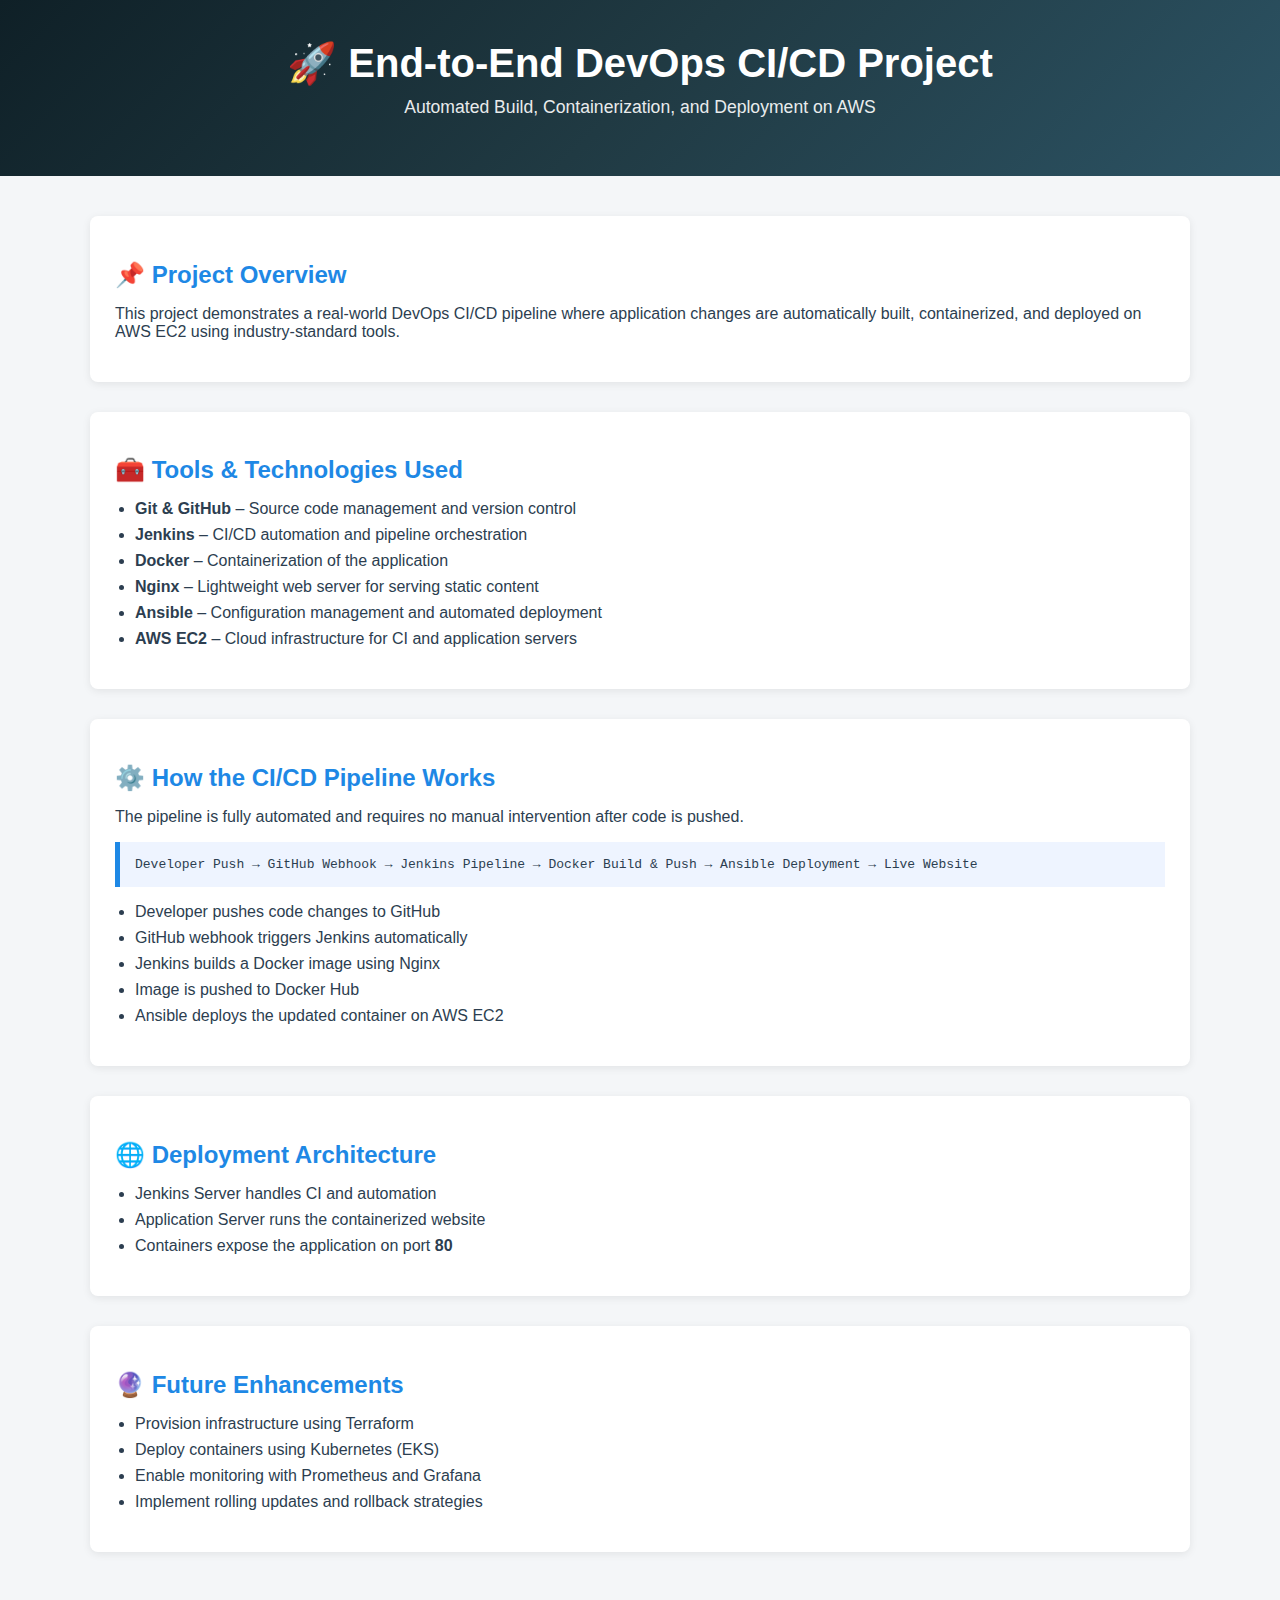
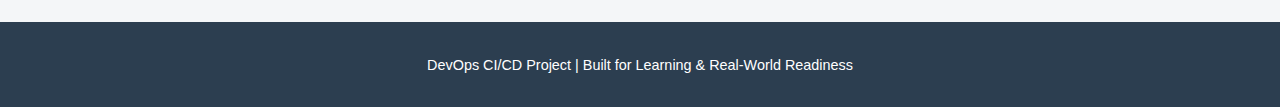
<file: app/index.html>
<!DOCTYPE html>
<html lang="en">
<head>
    <meta charset="UTF-8">
    <title>End-to-End DevOps CI/CD Project</title>
    <meta name="viewport" content="width=device-width, initial-scale=1.0">

    <style>
        body {
            font-family: "Segoe UI", Arial, sans-serif;
            background: #f4f6f8;
            margin: 0;
            padding: 0;
            color: #2c3e50;
        }
        header {
            background: linear-gradient(135deg, #0f2027, #203a43, #2c5364);
            color: white;
            padding: 40px 20px;
            text-align: center;
        }
        header h1 {
            margin: 0;
            font-size: 2.5em;
        }
        header p {
            margin-top: 10px;
            font-size: 1.1em;
            opacity: 0.9;
        }
        .container {
            max-width: 1100px;
            margin: auto;
            padding: 40px 20px;
        }
        h2 {
            color: #1e88e5;
            margin-bottom: 10px;
        }
        .section {
            background: white;
            border-radius: 8px;
            padding: 25px;
            margin-bottom: 30px;
            box-shadow: 0 2px 8px rgba(0,0,0,0.08);
        }
        ul {
            padding-left: 20px;
        }
        li {
            margin-bottom: 8px;
        }
        .flow {
            background: #eef4ff;
            border-left: 5px solid #1e88e5;
            padding: 15px;
            margin-top: 15px;
            font-family: monospace;
        }
        footer {
            text-align: center;
            padding: 20px;
            background: #2c3e50;
            color: white;
            font-size: 0.9em;
        }
    </style>
</head>
<body>

<header>
    <h1>🚀 End-to-End DevOps CI/CD Project</h1>
    <p>Automated Build, Containerization, and Deployment on AWS</p>
</header>

<div class="container">

    <div class="section">
        <h2>📌 Project Overview</h2>
        <p>
            This project demonstrates a real-world DevOps CI/CD pipeline where application changes
            are automatically built, containerized, and deployed on AWS EC2 using industry-standard tools.
        </p>
    </div>

    <div class="section">
        <h2>🧰 Tools & Technologies Used</h2>
        <ul>
            <li><strong>Git & GitHub</strong> – Source code management and version control</li>
            <li><strong>Jenkins</strong> – CI/CD automation and pipeline orchestration</li>
            <li><strong>Docker</strong> – Containerization of the application</li>
            <li><strong>Nginx</strong> – Lightweight web server for serving static content</li>
            <li><strong>Ansible</strong> – Configuration management and automated deployment</li>
            <li><strong>AWS EC2</strong> – Cloud infrastructure for CI and application servers</li>
        </ul>
    </div>

    <div class="section">
        <h2>⚙️ How the CI/CD Pipeline Works</h2>
        <p>
            The pipeline is fully automated and requires no manual intervention after code is pushed.
        </p>

        <div class="flow">
            Developer Push → GitHub Webhook → Jenkins Pipeline → Docker Build & Push →
            Ansible Deployment → Live Website
        </div>

        <ul>
            <li>Developer pushes code changes to GitHub</li>
            <li>GitHub webhook triggers Jenkins automatically</li>
            <li>Jenkins builds a Docker image using Nginx</li>
            <li>Image is pushed to Docker Hub</li>
            <li>Ansible deploys the updated container on AWS EC2</li>
        </ul>
    </div>

    <div class="section">
        <h2>🌐 Deployment Architecture</h2>
        <ul>
            <li>Jenkins Server handles CI and automation</li>
            <li>Application Server runs the containerized website</li>
            <li>Containers expose the application on port <strong>80</strong></li>
        </ul>
    </div>

    <div class="section">
        <h2>🔮 Future Enhancements</h2>
        <ul>
            <li>Provision infrastructure using Terraform</li>
            <li>Deploy containers using Kubernetes (EKS)</li>
            <li>Enable monitoring with Prometheus and Grafana</li>
            <li>Implement rolling updates and rollback strategies</li>
        </ul>
    </div>

</div>

<footer>
    <p>DevOps CI/CD Project | Built for Learning & Real-World Readiness</p>
</footer>

</body>
</html>
</file>
